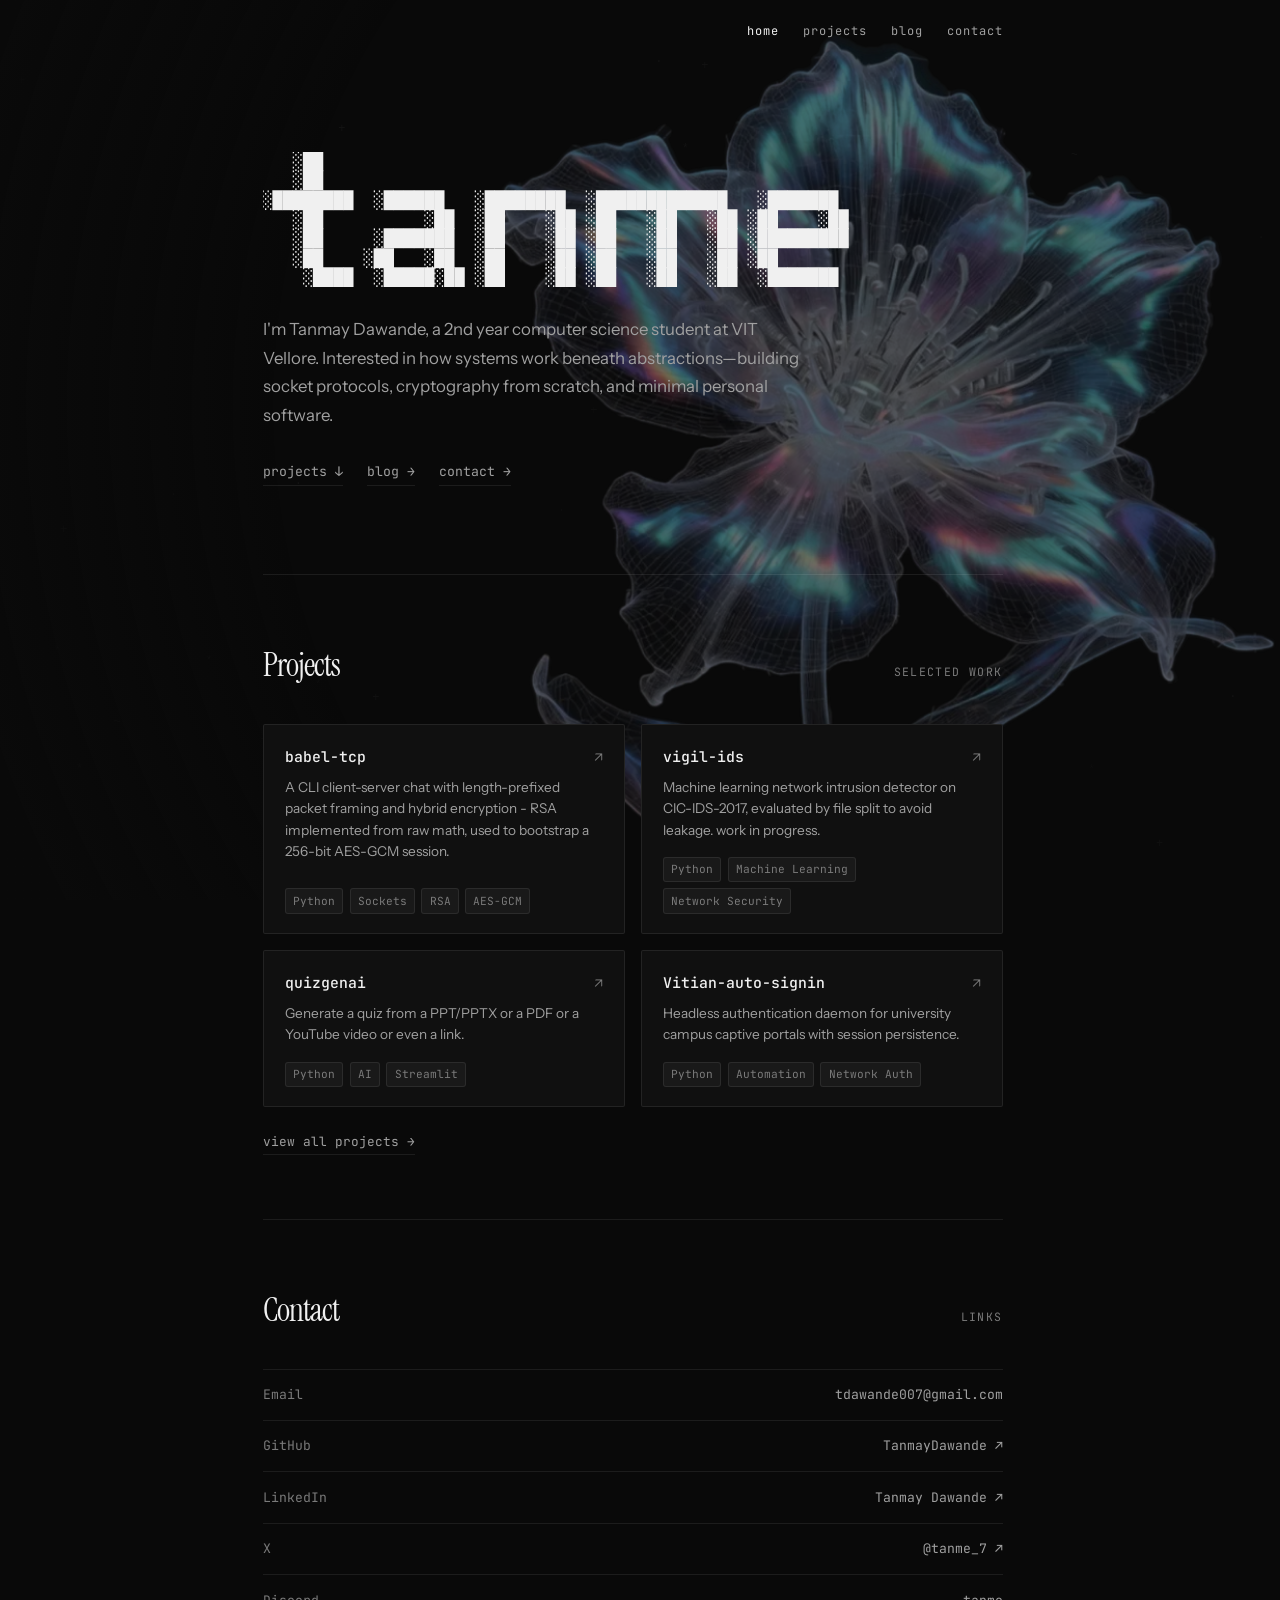
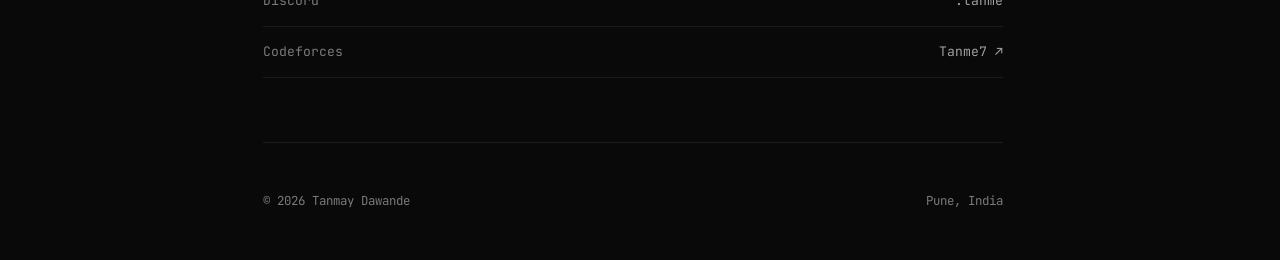
<file: index.html>
<!doctype html>
<html lang="en">
  <head>
    <meta charset="UTF-8" />
    <meta name="viewport" content="width=device-width, initial-scale=1.0" />
    <meta name="description" content="Portfolio of Tanmay Dawande: Low-level systems, sockets, cryptography, and personal tools." />
    <title>Tanmay Dawande</title>
    <link rel="icon" href="data:," />
    <link rel="preconnect" href="https://fonts.googleapis.com" />
    <link rel="preconnect" href="https://fonts.gstatic.com" crossorigin />
    <link rel="stylesheet" href="css/styles.css" />
  </head>
  <body>
    <div class="flower" aria-hidden="true"><div class="flower__drift"><img class="flower__img" src="assets/flower.webp" alt="" width="888" height="1180" decoding="async"></div></div>
    <div class="page-wrapper">
      <header class="site-header">
      <nav class="nav container" aria-label="Main navigation">
        <ul class="nav-links">
          <li><a href="index.html" aria-current="page">home</a></li>
          <li><a href="projects.html">projects</a></li>
          <li><a href="blog.html">blog</a></li>
          <li><a href="#contact">contact</a></li>
        </ul>
      </nav>
    </header>

    <main class="container">
      <section class="hero" id="top">
        <pre id="hero-title" aria-label="Tanmay Dawande">   ░██
   ░██
░████████  ░██████   ░████████  ░█████████████   ░███████
   ░██          ░██  ░██    ░██ ░██   ░██   ░██ ░██    ░██
   ░██     ░███████  ░██    ░██ ░██   ░██   ░██ ░█████████
   ░██    ░██   ░██  ░██    ░██ ░██   ░██   ░██ ░██
    ░████  ░█████░██ ░██    ░██ ░██   ░██   ░██  ░███████</pre>
        <p class="hero-bio">
          I'm Tanmay Dawande, a 2nd year computer science student at VIT Vellore. Interested in how systems work beneath abstractions—building socket protocols, cryptography from scratch, and minimal personal software.
        </p>
        <div class="hero-links">
          <a href="#projects">projects ↓</a>
          <a href="blog.html">blog →</a>
          <a href="#contact">contact →</a>
        </div>
      </section>

      <section id="projects" class="section">
        <div class="section-heading">
          <h2>Projects</h2>
          <span class="section-sub">selected work</span>
        </div>

        <div id="project-grid" class="project-grid" data-limit="4" aria-live="polite"></div>

        <div>
          <a class="section-footer-link" href="projects.html">view all projects →</a>
        </div>
      </section>

      <section id="contact" class="section">
        <div class="section-heading">
          <h2>Contact</h2>
          <span class="section-sub">links</span>
        </div>

        <ul class="contact-list">
          <li class="contact-row">
            <span class="contact-label">Email</span>
            <a class="contact-link" href="mailto:tdawande007@gmail.com">tdawande007@gmail.com</a>
          </li>
          <li class="contact-row">
            <span class="contact-label">GitHub</span>
            <a class="contact-link" href="https://github.com/TanmayDawande" target="_blank" rel="noopener noreferrer">TanmayDawande ↗</a>
          </li>
          <li class="contact-row">
            <span class="contact-label">LinkedIn</span>
            <a class="contact-link" href="https://linkedin.com/in/tanmay-dawande-601378376/" target="_blank" rel="noopener noreferrer">Tanmay Dawande ↗</a>
          </li>
          <li class="contact-row">
            <span class="contact-label">X</span>
            <a class="contact-link" href="https://x.com/tanme_7" target="_blank" rel="noopener noreferrer">@tanme_7 ↗</a>
          </li>
          <li class="contact-row">
            <span class="contact-label">Discord</span>
            <span class="contact-link">.tanme</span>
          </li>
          <li class="contact-row">
            <span class="contact-label">Codeforces</span>
            <a class="contact-link" href="https://codeforces.com/profile/Tanme7" target="_blank" rel="noopener noreferrer">Tanme7 ↗</a>
          </li>
        </ul>
      </section>
    </main>

    <footer class="container site-footer">
      <span>© <span id="year"></span> Tanmay Dawande</span>
      <span>Pune, India</span>
    </footer>
  </div>

  <script src="js/script.js"></script>
  <script>
    (function () {
      if (window.matchMedia && window.matchMedia('(prefers-reduced-motion: reduce)').matches) return;
      var drift = document.querySelector('.flower__drift');
      if (!drift) return;
      var ticking = false;
      window.addEventListener('scroll', function () {
        if (!ticking) {
          window.requestAnimationFrame(function () {
            drift.style.setProperty('--py', (window.scrollY * -0.12).toFixed(2) + 'px');
            ticking = false;
          });
          ticking = true;
        }
      }, { passive: true });
    })();
  </script>
</body>
</html>
</file>
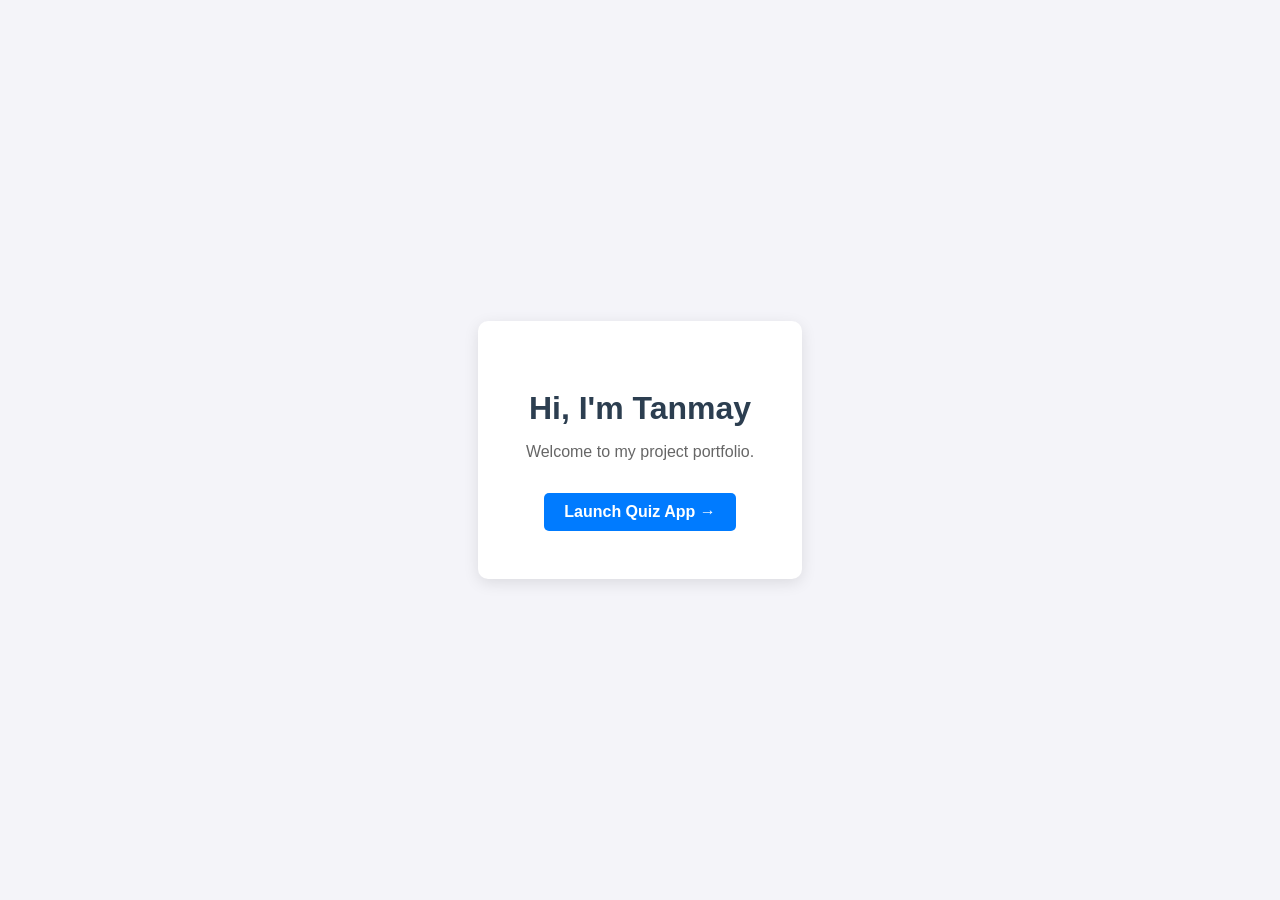
<file: root/index.html>
<!DOCTYPE html>
<html lang="en">
<head>
    <meta charset="UTF-8">
    <meta name="viewport" content="width=device-width, initial-scale=1.0">
    <title>Tanmay | Developer Portfolio</title>
    <style>
        body { font-family: sans-serif; margin: 0; padding: 0; background: #f4f4f9; color: #333; display: flex; justify-content: center; align-items: center; height: 100vh; }
        .container { text-align: center; background: white; padding: 3rem; border-radius: 10px; box-shadow: 0 4px 15px rgba(0,0,0,0.1); }
        h1 { margin-bottom: 0.5rem; color: #2c3e50; }
        p { color: #666; margin-bottom: 2rem; }
        .btn { display: inline-block; padding: 10px 20px; background: #007bff; color: white; text-decoration: none; border-radius: 5px; font-weight: bold; transition: background 0.3s; }
        .btn:hover { background: #0056b3; }
    </style>
</head>
<body>
    <div class="container">
        <h1>Hi, I'm Tanmay</h1>
        <p>Welcome to my project portfolio.</p>
        
        <a href="/quiz-gen-ai" class="btn">Launch Quiz App &rarr;</a>
    </div>
</body>
</html>
</file>
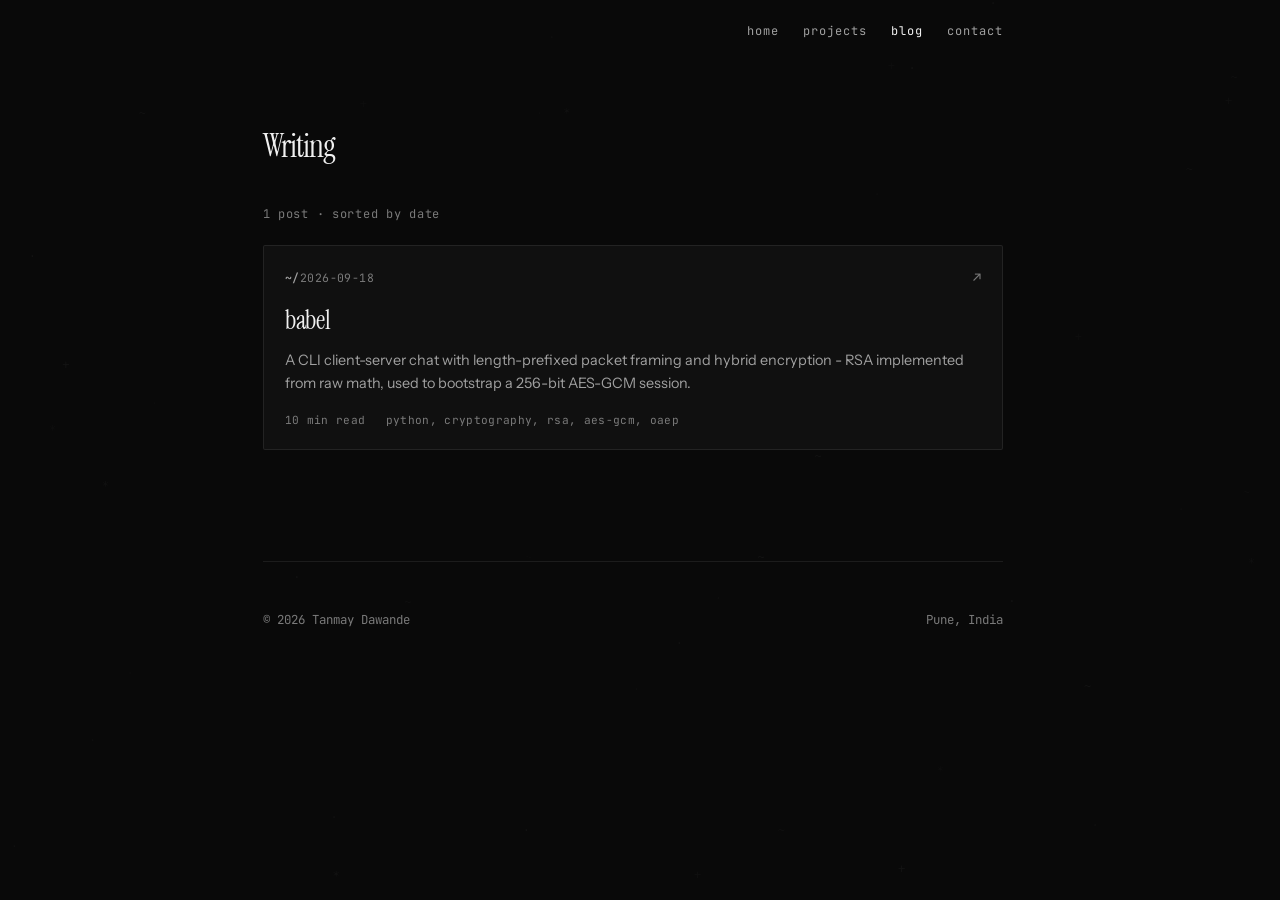
<file: blog.html>
<!doctype html>
<html lang="en">
  <head>
    <meta charset="UTF-8" />
    <meta name="viewport" content="width=device-width, initial-scale=1.0" />
    <meta name="description" content="Notes and write-ups by Tanmay Dawande." />
    <title>Blog — Tanmay Dawande</title>
    <link rel="icon" href="data:," />
    <link rel="preconnect" href="https://fonts.googleapis.com" />
    <link rel="preconnect" href="https://fonts.gstatic.com" crossorigin />
    <link rel="stylesheet" href="css/styles.css" />
    <link rel="alternate" type="application/rss+xml" title="Tanmay Dawande - Blog" href="feed.xml" />
  </head>
  <body>
    <header class="site-header">
      <nav class="nav container" aria-label="Main navigation">
        <ul class="nav-links">
          <li><a href="index.html">home</a></li>
          <li><a href="projects.html">projects</a></li>
          <li><a href="blog.html" aria-current="page">blog</a></li>
          <li><a href="index.html#contact">contact</a></li>
        </ul>
      </nav>
    </header>

    <main class="container page-main">
      <section style="padding-bottom: 2rem;">
        <div class="section-heading">
          <h2>Writing</h2>
        </div>
        <p class="meta">1 post · sorted by date</p>
    <div class="project-grid blog-grid">
    <a class="project-card post-card" href="blog/2026-09-18-babel-tcp.html">
      <div class="card-bar"><span><b>~/</b>2026-09-18</span><span class="arrow">↗</span></div>
      <div class="card-body">
        <h3>babel</h3>
        <p>A CLI client-server chat with length-prefixed packet framing and hybrid encryption - RSA implemented from raw math, used to bootstrap a 256-bit AES-GCM session.</p>
        <div class="card-meta">
          <span>10 min read</span>
          <span>python, cryptography, rsa, aes-gcm, oaep</span>
        </div>
      </div>
    </a>
    </div>
      </section>
    </main>

    <footer class="container site-footer">
      <span>© <span id="year"></span> Tanmay Dawande</span>
      <span>Pune, India</span>
    </footer>

    <script src="js/script.js"></script>
  </body>
</html>
</file>
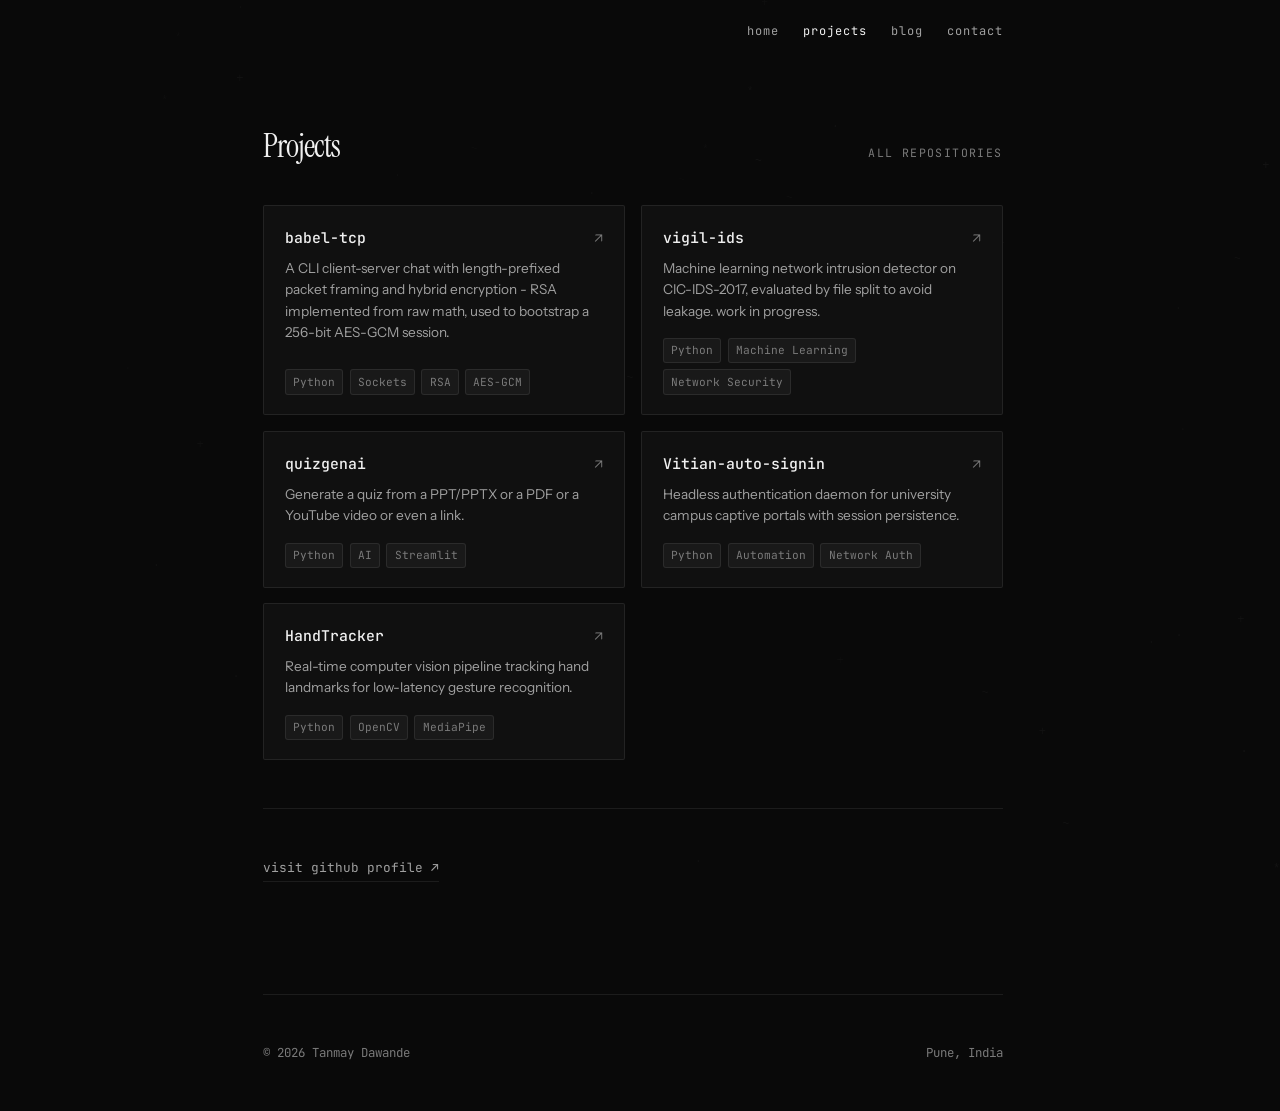
<file: projects.html>
<!doctype html>
<html lang="en">
  <head>
    <meta charset="UTF-8" />
    <meta name="viewport" content="width=device-width, initial-scale=1.0" />
    <meta name="description" content="Projects by Tanmay Dawande: sockets, cryptography, network inspection, and personal tools." />
    <title>Projects — Tanmay Dawande</title>
    <link rel="icon" href="data:," />
    <link rel="preconnect" href="https://fonts.googleapis.com" />
    <link rel="preconnect" href="https://fonts.gstatic.com" crossorigin />
    <link rel="stylesheet" href="css/styles.css" />
  </head>
  <body>
    <header class="site-header">
      <nav class="nav container" aria-label="Main navigation">
        <ul class="nav-links">
          <li><a href="index.html">home</a></li>
          <li><a href="projects.html" aria-current="page">projects</a></li>
          <li><a href="blog.html">blog</a></li>
          <li><a href="index.html#contact">contact</a></li>
        </ul>
      </nav>
    </header>

    <main class="container page-main">
      <section style="padding-bottom: 2rem;">
        <div class="section-heading">
          <h2>Projects</h2>
          <span class="section-sub">all repositories</span>
        </div>

        <div id="project-grid" class="project-grid" aria-live="polite"></div>

        <div style="margin-top: 3rem; padding-top: 1.5rem; border-top: 1px solid var(--border);">
          <a class="section-footer-link" href="https://github.com/TanmayDawande" target="_blank" rel="noopener noreferrer">
            visit github profile ↗
          </a>
        </div>
      </section>
    </main>

    <footer class="container site-footer">
      <span>© <span id="year"></span> Tanmay Dawande</span>
      <span>Pune, India</span>
    </footer>

    <script src="js/script.js"></script>
  </body>
</html>
</file>
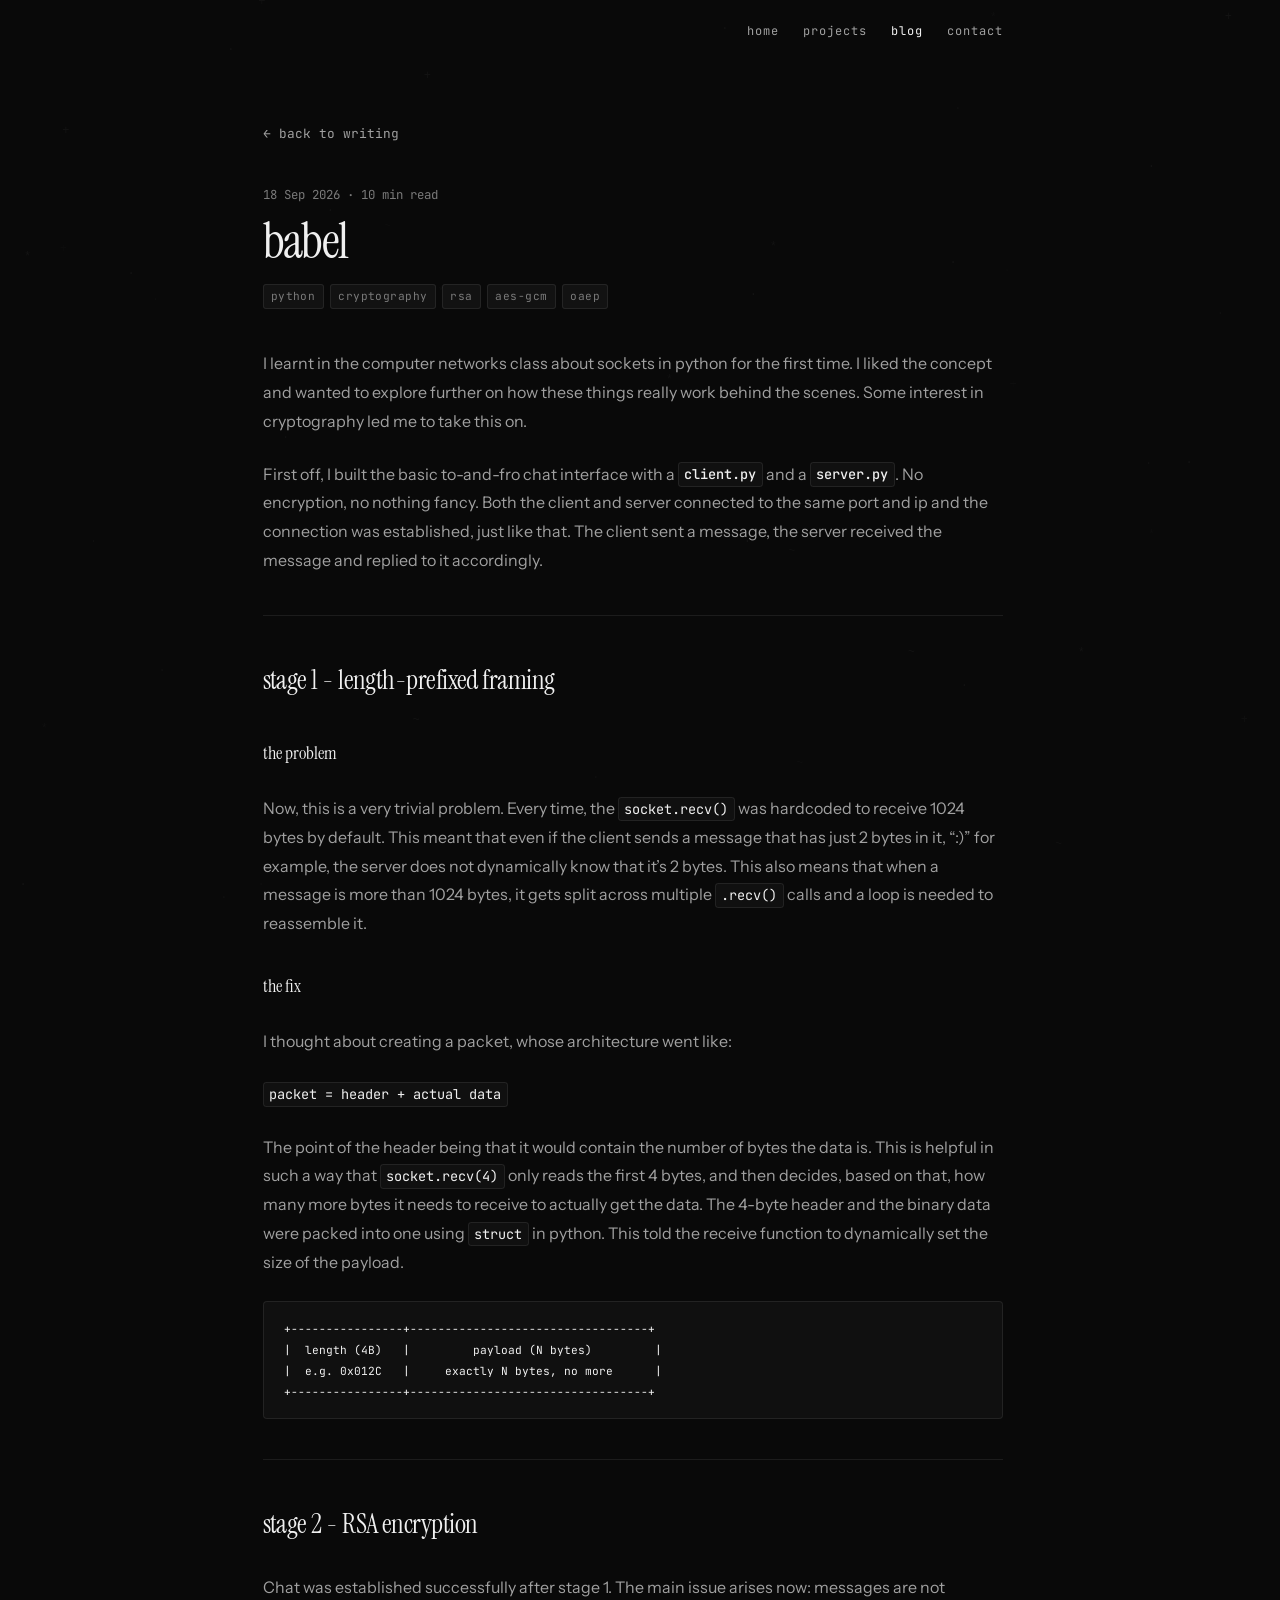
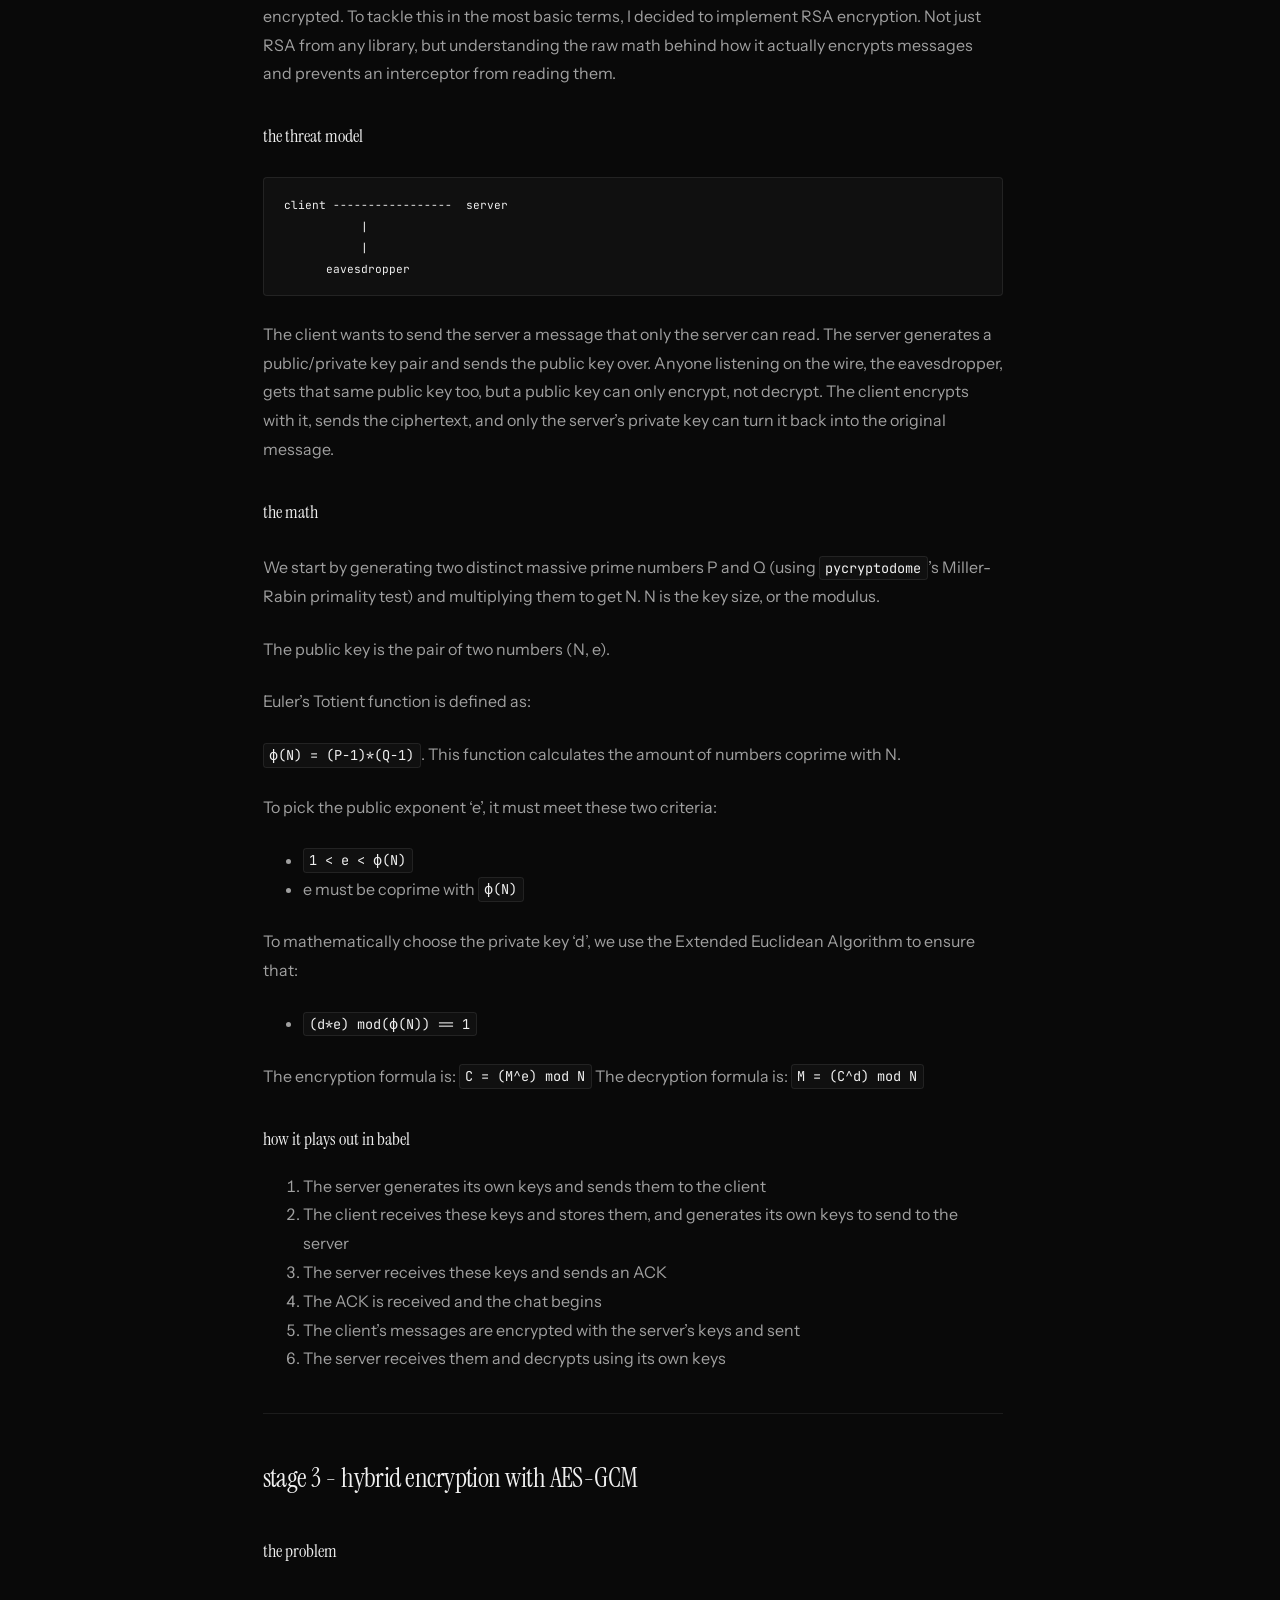
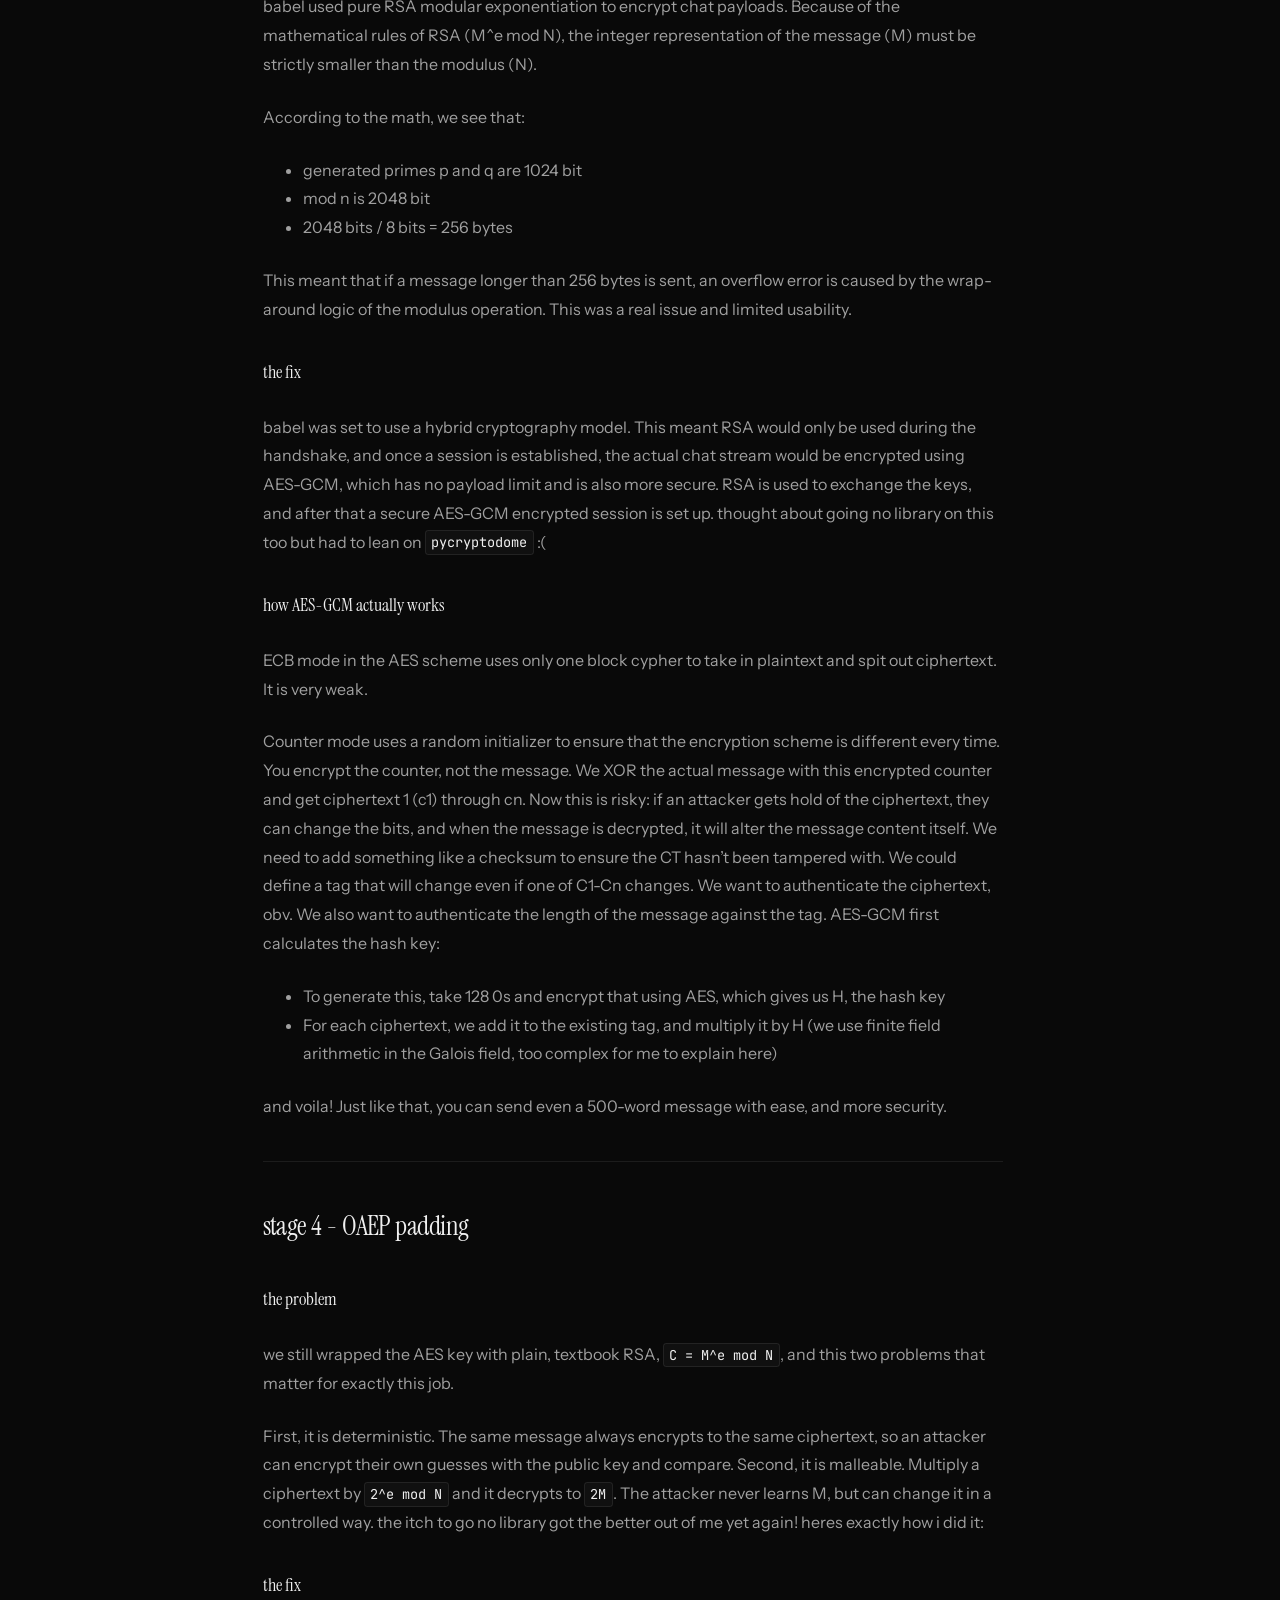
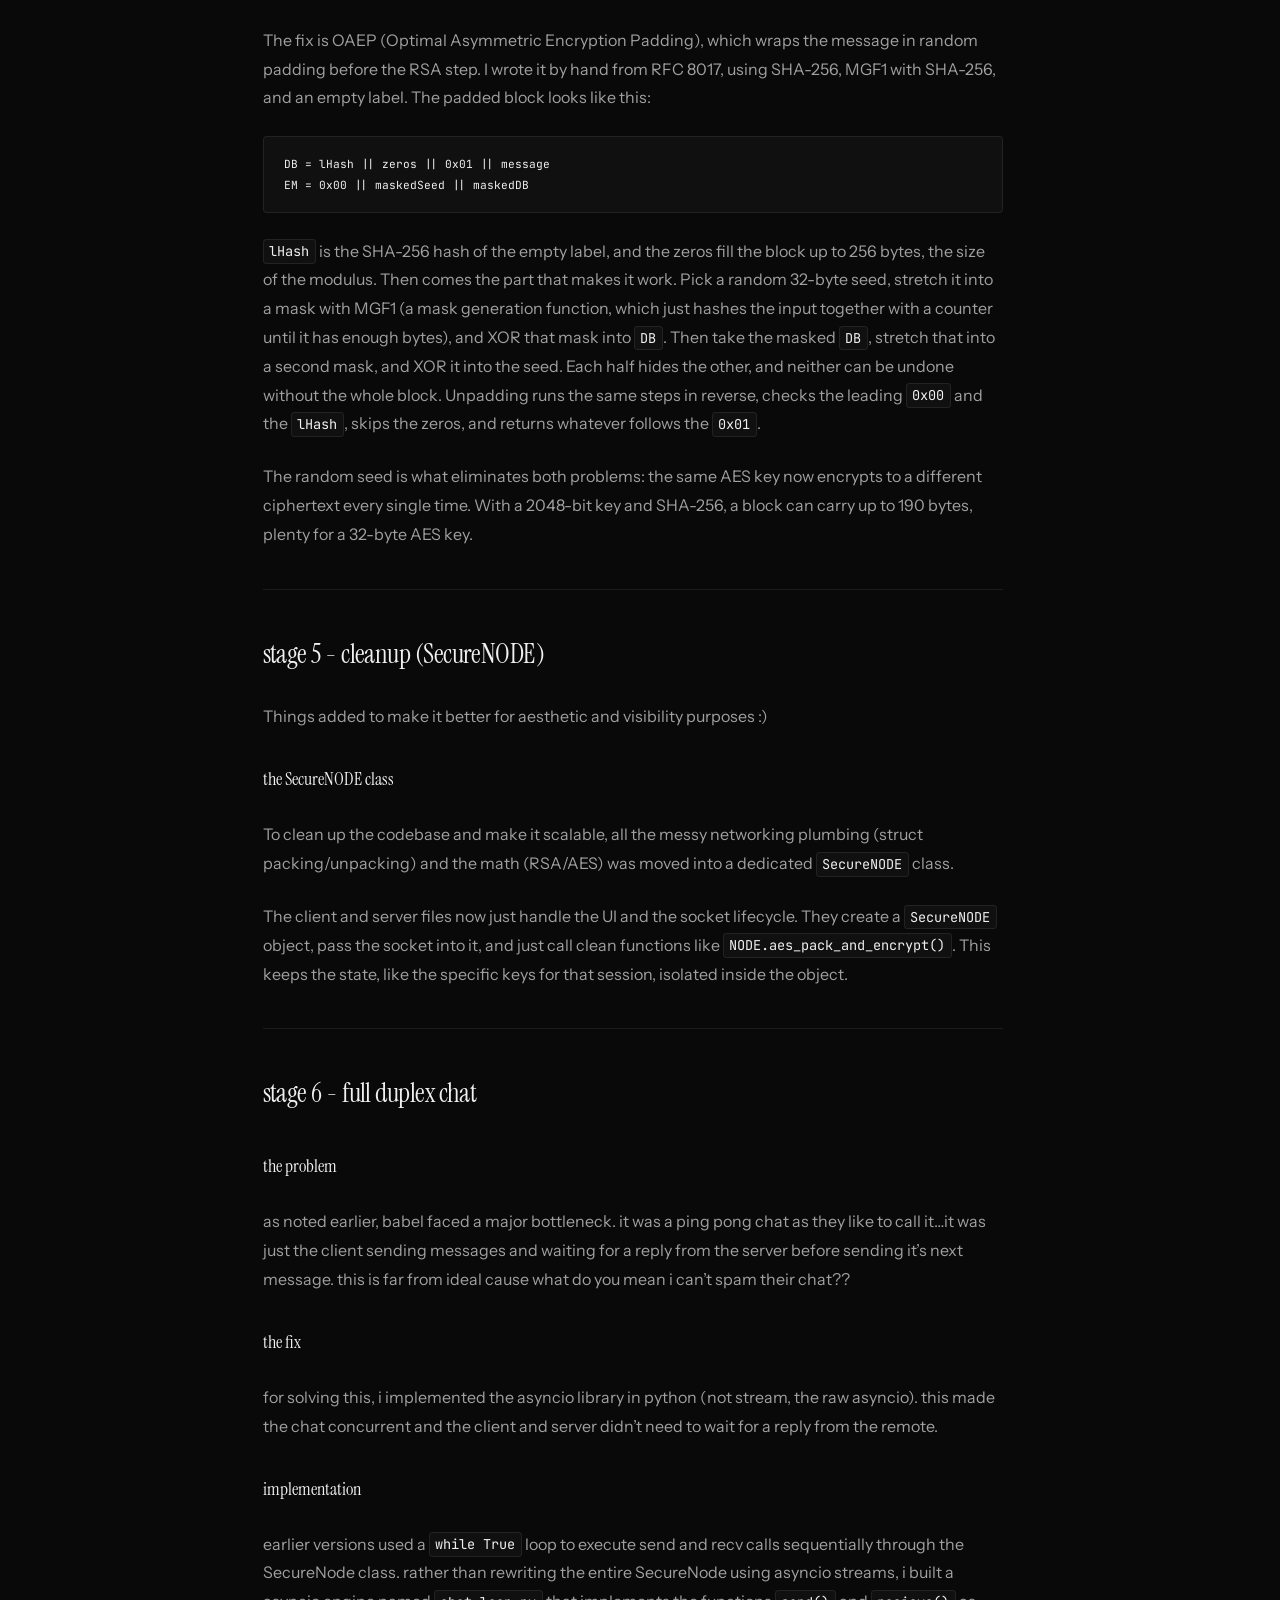
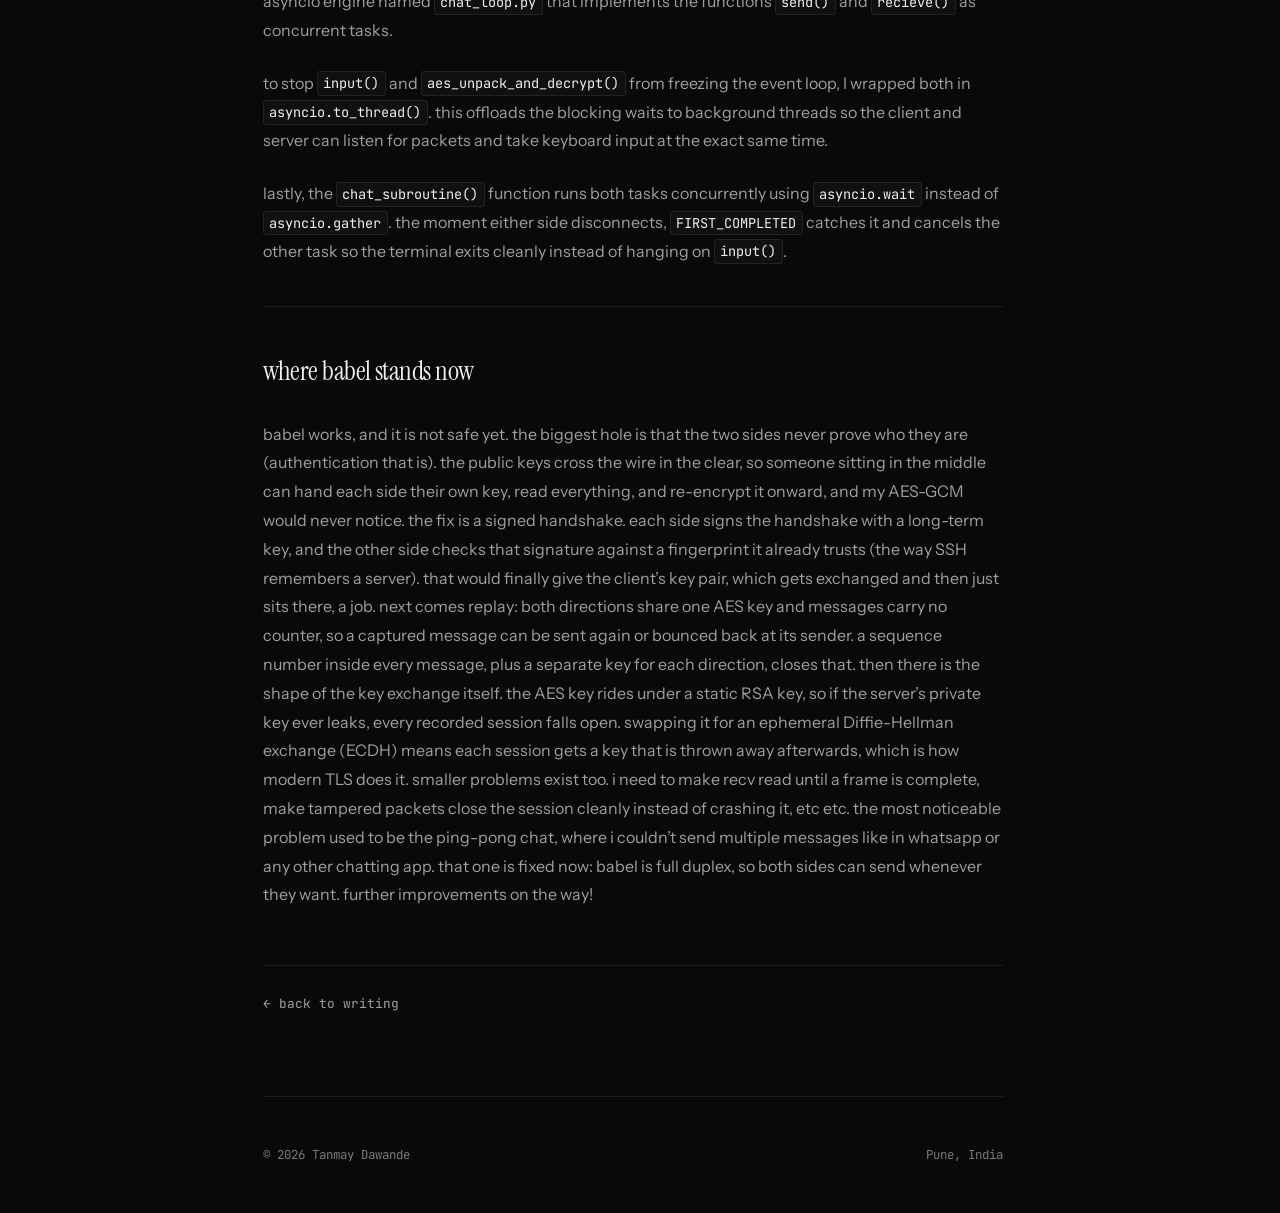
<file: blog/2026-09-18-babel-tcp.html>
<!doctype html>
<html lang="en">
  <head>
    <meta charset="UTF-8" />
    <meta name="viewport" content="width=device-width, initial-scale=1.0" />
    <meta name="description" content="A CLI client-server chat with length-prefixed packet framing and hybrid encryption - RSA implemented from raw math, used to bootstrap a 256-bit AES-GCM session." />
    <meta property="og:title" content="babel — Tanmay Dawande" />
    <meta property="og:description" content="A CLI client-server chat with length-prefixed packet framing and hybrid encryption - RSA implemented from raw math, used to bootstrap a 256-bit AES-GCM session." />
    <meta property="og:type" content="article" />
    <meta property="og:url" content="https://tanmaydawande.github.io/blog/2026-09-18-babel-tcp.html" />
    <meta name="twitter:card" content="summary" />
    <title>babel — Tanmay Dawande</title>
    <link rel="icon" href="data:," />
    <link rel="preconnect" href="https://fonts.googleapis.com" />
    <link rel="preconnect" href="https://fonts.gstatic.com" crossorigin />
    <link rel="stylesheet" href="../css/styles.css" />
    <link rel="stylesheet" href="../css/code.css" />
    <link rel="alternate" type="application/rss+xml" title="Tanmay Dawande - Blog" href="../feed.xml" />
  </head>
  <body>
    <header class="site-header">
      <nav class="nav container" aria-label="Main navigation">
        <ul class="nav-links">
          <li><a href="../index.html">home</a></li>
          <li><a href="../projects.html">projects</a></li>
          <li><a href="../blog.html" aria-current="page">blog</a></li>
          <li><a href="../index.html#contact">contact</a></li>
        </ul>
      </nav>
    </header>

    <main class="container page-main">
      <article>
        <a class="back-link" href="../blog.html">← back to writing</a>

        <header class="post-header">
          <p class="post-date">18 Sep 2026 · 10 min read</p>
          <h1 class="post-title">babel</h1>
          <div class="post-tags"><span class="post-tag">python</span><span class="post-tag">cryptography</span><span class="post-tag">rsa</span><span class="post-tag">aes-gcm</span><span class="post-tag">oaep</span></div>
        </header>

        <div class="prose">
          <p>I learnt in the computer networks class about sockets in python for the first time. I liked the concept and wanted to explore further on how these things really work behind the scenes. Some interest in cryptography led me to take this on.</p>
<p>First off, I built the basic to-and-fro chat interface with a <strong><code>client.py</code></strong> and a <strong><code>server.py</code></strong>. No encryption, no nothing fancy. Both the client and server connected to the same port and ip and the connection was established, just like that. The client sent a message, the server received the message and replied to it accordingly.</p>
<hr />
<h2 id="stage-1-length-prefixed-framing">stage 1 - length-prefixed framing</h2>
<h3 id="the-problem">the problem</h3>
<p>Now, this is a very trivial problem. Every time, the <code>socket.recv()</code> was hardcoded to receive 1024 bytes by default. This meant that even if the client sends a message that has just 2 bytes in it, &ldquo;:)&rdquo; for example, the server does not dynamically know that it&rsquo;s 2 bytes. This also means that when a message is more than 1024 bytes, it gets split across multiple <code>.recv()</code> calls and a loop is needed to reassemble it.</p>
<h3 id="the-fix">the fix</h3>
<p>I thought about creating a packet, whose architecture went like:</p>
<p><code>packet = header + actual data</code></p>
<p>The point of the header being that it would contain the number of bytes the data is. This is helpful in such a way that <code>socket.recv(4)</code> only reads the first 4 bytes, and then decides, based on that, how many more bytes it needs to receive to actually get the data. The 4-byte header and the binary data were packed into one using <code>struct</code> in python. This told the receive function to dynamically set the size of the payload.</p>
<div class="codehilite"><pre><span></span><code>+----------------+----------------------------------+
|  length (4B)   |         payload (N bytes)         |
|  e.g. 0x012C   |     exactly N bytes, no more      |
+----------------+----------------------------------+
</code></pre></div>

<hr />
<h2 id="stage-2-rsa-encryption">stage 2 - RSA encryption</h2>
<p>Chat was established successfully after stage 1. The main issue arises now: messages are not encrypted. To tackle this in the most basic terms, I decided to implement RSA encryption. Not just RSA from any library, but understanding the raw math behind how it actually encrypts messages and prevents an interceptor from reading them.</p>
<h3 id="the-threat-model">the threat model</h3>
<div class="codehilite"><pre><span></span><code>client -----------------  server
           |
           |
      eavesdropper
</code></pre></div>

<p>The client wants to send the server a message that only the server can read. The server generates a public/private key pair and sends the public key over. Anyone listening on the wire, the eavesdropper, gets that same public key too, but a public key can only encrypt, not decrypt. The client encrypts with it, sends the ciphertext, and only the server&rsquo;s private key can turn it back into the original message.</p>
<h3 id="the-math">the math</h3>
<p>We start by generating two distinct massive prime numbers P and Q (using <code>pycryptodome</code>&rsquo;s Miller-Rabin primality test) and multiplying them to get N. N is the key size, or the modulus.</p>
<p>The public key is the pair of two numbers (N, e).</p>
<p>Euler&rsquo;s Totient function is defined as:</p>
<p><code>ϕ(N) = (P-1)*(Q-1)</code>. This function calculates the amount of numbers coprime with N.</p>
<p>To pick the public exponent &lsquo;e&rsquo;, it must meet these two criteria:</p>
<ul>
<li><code>1 &lt; e &lt; ϕ(N)</code></li>
<li>e must be coprime with <code>ϕ(N)</code></li>
</ul>
<p>To mathematically choose the private key &lsquo;d&rsquo;, we use the Extended Euclidean Algorithm to ensure that:</p>
<ul>
<li><code>(d*e) mod(ϕ(N)) == 1</code></li>
</ul>
<p>The encryption formula is: <code>C = (M^e) mod N</code>
The decryption formula is: <code>M = (C^d) mod N</code></p>
<h3 id="how-it-plays-out-in-babel">how it plays out in babel</h3>
<ol>
<li>The server generates its own keys and sends them to the client</li>
<li>The client receives these keys and stores them, and generates its own keys to send to the server</li>
<li>The server receives these keys and sends an ACK</li>
<li>The ACK is received and the chat begins</li>
<li>The client&rsquo;s messages are encrypted with the server&rsquo;s keys and sent</li>
<li>The server receives them and decrypts using its own keys</li>
</ol>
<hr />
<h2 id="stage-3-hybrid-encryption-with-aes-gcm">stage 3 - hybrid encryption with AES-GCM</h2>
<h3 id="the-problem_1">the problem</h3>
<p>babel used pure RSA modular exponentiation to encrypt chat payloads. Because of the mathematical rules of RSA (M^e mod N), the integer representation of the message (M) must be strictly smaller than the modulus (N).</p>
<p>According to the math, we see that:</p>
<ul>
<li>generated primes p and q are 1024 bit</li>
<li>mod n is 2048 bit</li>
<li>2048 bits / 8 bits = 256 bytes</li>
</ul>
<p>This meant that if a message longer than 256 bytes is sent, an overflow error is caused by the wrap-around logic of the modulus operation. This was a real issue and limited usability.</p>
<h3 id="the-fix_1">the fix</h3>
<p>babel was set to use a hybrid cryptography model. This meant RSA would only be used during the handshake, and once a session is established, the actual chat stream would be encrypted using AES-GCM, which has no payload limit and is also more secure. RSA is used to exchange the keys, and after that a secure AES-GCM encrypted session is set up. thought about going no library on this too but had to lean on <code>pycryptodome</code> :(</p>
<h3 id="how-aes-gcm-actually-works">how AES-GCM actually works</h3>
<p>ECB mode in the AES scheme uses only one block cypher to take in plaintext and spit out ciphertext. It is very weak.</p>
<p>Counter mode uses a random initializer to ensure that the encryption scheme is different every time. You encrypt the counter, not the message. We XOR the actual message with this encrypted counter and get ciphertext 1 (c1) through cn. Now this is risky: if an attacker gets hold of the ciphertext, they can change the bits, and when the message is decrypted, it will alter the message content itself. We need to add something like a checksum to ensure the CT hasn&rsquo;t been tampered with. We could define a tag that will change even if one of C1-Cn changes. We want to authenticate the ciphertext, obv. We also want to authenticate the length of the message against the tag. AES-GCM first calculates the hash key:</p>
<ul>
<li>To generate this, take 128 0s and encrypt that using AES, which gives us H, the hash key</li>
<li>For each ciphertext, we add it to the existing tag, and multiply it by H (we use finite field arithmetic in the Galois field, too complex for me to explain here)</li>
</ul>
<p>and voila! Just like that, you can send even a 500-word message with ease, and more security.</p>
<hr />
<h2 id="stage-4-oaep-padding">stage 4 - OAEP padding</h2>
<h3 id="the-problem_2">the problem</h3>
<p>we still wrapped the AES key with plain, textbook RSA, <code>C = M^e mod N</code>, and this two problems that matter for exactly this job.</p>
<p>First, it is deterministic. The same message always encrypts to the same ciphertext, so an attacker can encrypt their own guesses with the public key and compare. Second, it is malleable. Multiply a ciphertext by <code>2^e mod N</code> and it decrypts to <code>2M</code>. The attacker never learns M, but can change it in a controlled way. the itch to go no library got the better out of me yet again! heres exactly how i did it:</p>
<h3 id="the-fix_2">the fix</h3>
<p>The fix is OAEP (Optimal Asymmetric Encryption Padding), which wraps the message in random padding before the RSA step. I wrote it by hand from RFC 8017, using SHA-256, MGF1 with SHA-256, and an empty label. The padded block looks like this:</p>
<div class="codehilite"><pre><span></span><code>DB = lHash || zeros || 0x01 || message
EM = 0x00 || maskedSeed || maskedDB
</code></pre></div>

<p><code>lHash</code> is the SHA-256 hash of the empty label, and the zeros fill the block up to 256 bytes, the size of the modulus. Then comes the part that makes it work. Pick a random 32-byte seed, stretch it into a mask with MGF1 (a mask generation function, which just hashes the input together with a counter until it has enough bytes), and XOR that mask into <code>DB</code>. Then take the masked <code>DB</code>, stretch that into a second mask, and XOR it into the seed. Each half hides the other, and neither can be undone without the whole block. Unpadding runs the same steps in reverse, checks the leading <code>0x00</code> and the <code>lHash</code>, skips the zeros, and returns whatever follows the <code>0x01</code>.</p>
<p>The random seed is what eliminates both problems: the same AES key now encrypts to a different ciphertext every single time. With a 2048-bit key and SHA-256, a block can carry up to 190 bytes, plenty for a 32-byte AES key.</p>
<hr />
<h2 id="stage-5-cleanup-securenode">stage 5 - cleanup (SecureNODE)</h2>
<p>Things added to make it better for aesthetic and visibility purposes :)</p>
<h3 id="the-securenode-class">the SecureNODE class</h3>
<p>To clean up the codebase and make it scalable, all the messy networking plumbing (struct packing/unpacking) and the math (RSA/AES) was moved into a dedicated <code>SecureNODE</code> class.</p>
<p>The client and server files now just handle the UI and the socket lifecycle. They create a <code>SecureNODE</code> object, pass the socket into it, and just call clean functions like <code>NODE.aes_pack_and_encrypt()</code>. This keeps the state, like the specific keys for that session, isolated inside the object.</p>
<hr />
<h2 id="stage-6-full-duplex-chat">stage 6 - full duplex chat</h2>
<h3 id="the-problem_3">the problem</h3>
<p>as noted earlier, babel faced a major bottleneck. it was a ping pong chat as they like to call it&hellip;it was just the client sending messages and waiting for a reply from the server before sending it&rsquo;s next message. this is far from ideal cause what do you mean i can&rsquo;t spam their chat??</p>
<h3 id="the-fix_3">the fix</h3>
<p>for solving this, i implemented the asyncio library in python (not stream, the raw asyncio). this made the chat concurrent and the client and server didn&rsquo;t need to wait for a reply from the remote.</p>
<h3 id="implementation">implementation</h3>
<p>earlier versions used a <code>while True</code> loop to execute send and recv calls sequentially through the SecureNode class. rather than rewriting the entire SecureNode using asyncio streams, i built a asyncio engine named <code>chat_loop.py</code> that implements the functions <code>send()</code> and <code>recieve()</code> as concurrent tasks.</p>
<p>to stop <code>input()</code> and <code>aes_unpack_and_decrypt()</code> from freezing the event loop, I wrapped both in <code>asyncio.to_thread()</code>. this offloads the blocking waits to background threads so the client and server can listen for packets and take keyboard input at the exact same time.</p>
<p>lastly, the <code>chat_subroutine()</code> function runs both tasks concurrently using <code>asyncio.wait</code> instead of <code>asyncio.gather</code>. the moment either side disconnects, <code>FIRST_COMPLETED</code> catches it and cancels the other task so the terminal exits cleanly instead of hanging on <code>input()</code>.</p>
<hr />
<h2 id="where-babel-stands-now">where babel stands now</h2>
<p>babel works, and it is not safe yet. the biggest hole is that the two sides never prove who they are (authentication that is). the public keys cross the wire in the clear, so someone sitting in the middle can hand each side their own key, read everything, and re-encrypt it onward, and my AES-GCM would never notice. the fix is a signed handshake. each side signs the handshake with a long-term key, and the other side checks that signature against a fingerprint it already trusts (the way SSH remembers a server). that would finally give the client’s key pair, which gets exchanged and then just sits there, a job. next comes replay: both directions share one AES key and messages carry no counter, so a captured message can be sent again or bounced back at its sender. a sequence number inside every message, plus a separate key for each direction, closes that. then there is the shape of the key exchange itself. the AES key rides under a static RSA key, so if the server’s private key ever leaks, every recorded session falls open. swapping it for an ephemeral Diffie-Hellman exchange (ECDH) means each session gets a key that is thrown away afterwards, which is how modern TLS does it. smaller problems exist too. i need to make recv read until a frame is complete, make tampered packets close the session cleanly instead of crashing it, etc etc. the most noticeable problem used to be the ping-pong chat, where i couldn’t send multiple messages like in whatsapp or any other chatting app. that one is fixed now: babel is full duplex, so both sides can send whenever they want. further improvements on the way!</p>
        </div>

        <div style="margin-top: 3.5rem; padding-top: 1.5rem; border-top: 1px solid var(--border);">
          <a class="back-link" href="../blog.html" style="margin-bottom: 0;">← back to writing</a>
        </div>
      </article>
    </main>

    <footer class="container site-footer">
      <span>© <span id="year"></span> Tanmay Dawande</span>
      <span>Pune, India</span>
    </footer>

    <script src="../js/script.js"></script>
  </body>
</html>
</file>
<file: css/styles.css>
@import url("https://fonts.googleapis.com/css2?family=Instrument+Sans:ital,wght@0,400;0,500;0,600;1,400&family=Instrument+Serif:ital@0;1&family=JetBrains+Mono:wght@400;500&display=swap");

:root {
  color-scheme: dark;

  /* Flower Settings */
  --flower-opacity: 0.42;
  --flower-height: 118vh;

  /* Pure Grayscale Palette */
  --bg: #090909;
  --surface: #101010;
  --surface-hover: #151515;
  --surface-active: #1a1a1a;

  --border: rgba(255, 255, 255, 0.08);
  --border-hover: rgba(255, 255, 255, 0.18);
  --border-strong: rgba(255, 255, 255, 0.28);

  --text-primary: #f0f0f0;
  --text-secondary: #a0a0a0;
  --text-muted: #7a7a7a;
  --text-faint: #444444;

  /* Typography */
  --font-serif: "Instrument Serif", Georgia, serif;
  --font-sans: "Instrument Sans", -apple-system, BlinkMacSystemFont, "Segoe UI", sans-serif;
  --font-mono: "JetBrains Mono", ui-monospace, monospace;

  --container: 740px;
}

*, *::before, *::after {
  box-sizing: border-box;
}

html {
  background-color: var(--bg);
  scroll-behavior: smooth;
  scrollbar-gutter: stable;
  -webkit-font-smoothing: antialiased;
  -moz-osx-font-smoothing: grayscale;
}

body {
  margin: 0;
  background-color: var(--bg);
  color: var(--text-primary);
  font-family: var(--font-sans);
  font-size: 0.975rem;
  line-height: 1.65;
}

::selection {
  background: #242424;
  color: #ffffff;
}

a {
  color: inherit;
  text-decoration: none;
  transition: color 0.15s ease, border-color 0.15s ease;
}

a:hover {
  color: #ffffff;
}

a:focus-visible {
  outline: 1px solid var(--text-primary);
  outline-offset: 4px;
}

.container {
  width: min(100% - 2.5rem, var(--container));
  margin-inline: auto;
}

/* Flower Background */
.flower {
  position: fixed;
  inset: 0;
  overflow: hidden;
  z-index: 0;
  pointer-events: none;
}

.flower__drift {
  position: absolute;
  inset: 0;
  transform: translate3d(0, var(--py, 0px), 0);
  will-change: transform;
}

.flower__img {
  position: absolute;
  top: 62%;
  right: 0vw;
  height: var(--flower-height, 118vh);
  width: auto;
  max-width: none;
  translate: 0 -50%;
  opacity: var(--flower-opacity, 0.42);
  mix-blend-mode: screen;
  -webkit-mask-image: linear-gradient(to bottom, black 0%, black 98%, transparent 100%);
  mask-image: linear-gradient(to bottom, black 0%, black 98%, transparent 100%);
}

.flower::after {
  content: "";
  position: absolute;
  inset: 0;
  pointer-events: none;
  background: radial-gradient(circle at calc(100% - 22vw) 45%, transparent 35%, transparent 65%, rgba(10, 10, 10, 0.9) 95%);
}

.page-wrapper {
  position: relative;
  z-index: 1;
}

/* Ambient Canvas */
#ascii-bg {
  position: fixed;
  top: 0;
  left: 0;
  width: 100vw;
  height: 100vh;
  pointer-events: none;
  z-index: 0;
  opacity: 0.15;
}

/* Header & Navigation */
.site-header,
main,
.site-footer {
  position: relative;
  z-index: 2;
}

.site-header {
  position: sticky;
  top: 0;
  z-index: 20;
  background: transparent;
  backdrop-filter: none;
  -webkit-backdrop-filter: none;
  border-bottom: none;
}

.nav {
  display: flex;
  align-items: center;
  justify-content: flex-end;
  gap: 1.5rem;
  min-height: 64px;
}

.nav-mark {
  font-family: var(--font-serif);
  font-style: italic;
  font-size: 1.35rem;
  letter-spacing: -0.03em;
  line-height: 1;
  color: var(--text-primary);
}

.nav-links {
  display: flex;
  gap: 1.5rem;
  padding: 0;
  margin: 0;
  margin-left: auto;
  list-style: none;
  font-family: var(--font-mono);
  font-size: 0.75rem;
  letter-spacing: 0.08em;
  text-transform: lowercase;
  color: var(--text-secondary);
}

.nav-links a:hover {
  color: var(--text-primary);
}

.nav-links a[aria-current="page"] {
  color: var(--text-primary);
  text-decoration: none;
}

/* Hero Section */
.hero {
  padding-top: 5.5rem;
  padding-bottom: 5.5rem;
}

.hero-kicker {
  margin: 0 0 1.25rem;
  font-family: var(--font-mono);
  font-size: 0.72rem;
  letter-spacing: 0.16em;
  text-transform: uppercase;
  color: var(--text-muted);
}

#hero-title {
  margin: 0 0 1.75rem;
  padding: 0;
  font-family: Consolas, "SF Mono", Menlo, Monaco, "DejaVu Sans Mono", "Courier New", monospace;
  font-size: clamp(0.48rem, 1.6vw, 1.05rem);
  line-height: 1.15;
  color: var(--text-primary);
  overflow: hidden;
  white-space: pre;
  letter-spacing: 0;
  text-rendering: geometricPrecision;
  scrollbar-width: none;
  -ms-overflow-style: none;
}

#hero-title::-webkit-scrollbar {
  display: none;
  width: 0;
  height: 0;
}

.hero-title {
  margin: 0;
  font-family: var(--font-serif);
  font-size: clamp(3.4rem, 9vw, 6rem);
  font-weight: 400;
  line-height: 0.9;
  letter-spacing: -0.035em;
  color: var(--text-primary);
}

.hero-title em {
  font-style: italic;
  font-weight: 400;
  color: #d4d4d4;
}

.hero-bio {
  max-width: 34rem;
  margin: 1.75rem 0 0;
  color: var(--text-secondary);
  font-size: 1.05rem;
  line-height: 1.7;
}

.hero-links {
  display: flex;
  gap: 1.5rem;
  margin-top: 2rem;
  font-family: var(--font-mono);
  font-size: 0.825rem;
  color: var(--text-secondary);
}

.hero-links a {
  border-bottom: 1px solid var(--border);
  padding-bottom: 2px;
}

.hero-links a:hover {
  color: var(--text-primary);
  border-bottom-color: var(--text-primary);
}

/* Section Common */
.section {
  padding: 4rem 0;
  border-top: 1px solid var(--border);
}

.section-heading {
  display: flex;
  align-items: baseline;
  justify-content: space-between;
  margin-bottom: 2rem;
}

.section-heading h2 {
  margin: 0;
  font-family: var(--font-serif);
  font-size: 2rem;
  font-weight: 400;
  letter-spacing: -0.03em;
  color: var(--text-primary);
}

.section-sub {
  font-family: var(--font-mono);
  font-size: 0.72rem;
  letter-spacing: 0.12em;
  text-transform: uppercase;
  color: var(--text-muted);
}

/* Projects Grid */
.project-grid {
  display: grid;
  grid-template-columns: repeat(2, minmax(0, 1fr));
  gap: 1rem;
}

.project-card {
  display: flex;
  flex-direction: column;
  padding: 1.25rem 1.3rem 1.2rem;
  background: var(--surface);
  border: 1px solid var(--border);
  border-radius: 2px;
  transition: background-color 0.2s cubic-bezier(0.16, 1, 0.3, 1),
              border-color 0.2s cubic-bezier(0.16, 1, 0.3, 1),
              transform 0.2s cubic-bezier(0.16, 1, 0.3, 1),
              box-shadow 0.2s cubic-bezier(0.16, 1, 0.3, 1);
  will-change: transform;
}

.project-card:hover {
  background-color: var(--surface-hover);
  border-color: var(--border-hover);
  transform: translateY(-2px);
  box-shadow: 0 6px 20px rgba(0, 0, 0, 0.6);
}

.card-header {
  display: flex;
  align-items: baseline;
  justify-content: space-between;
  gap: 0.5rem;
  margin-bottom: 0.5rem;
}

.card-title {
  font-family: var(--font-mono);
  font-size: 0.925rem;
  font-weight: 500;
  color: var(--text-primary);
}

.card-arrow,
.card-bar .arrow {
  display: inline-block;
  color: var(--text-muted);
  font-size: 0.85rem;
  transition: color 0.2s cubic-bezier(0.16, 1, 0.3, 1),
              transform 0.2s cubic-bezier(0.16, 1, 0.3, 1);
}

.project-card:hover .card-arrow,
.project-card:hover .arrow,
.post-card:hover .arrow {
  color: var(--text-primary);
  transform: translate(2px, -2px);
}

.card-desc {
  flex: 1;
  margin: 0 0 1rem;
  color: var(--text-secondary);
  font-size: 0.85rem;
  line-height: 1.55;
}

.card-tags {
  display: flex;
  flex-wrap: wrap;
  gap: 0.4rem;
  margin-top: auto;
}

.tag {
  font-family: var(--font-mono);
  font-size: 0.7rem;
  color: var(--text-muted);
  background: rgba(255, 255, 255, 0.04);
  padding: 0.15rem 0.45rem;
  border-radius: 3px;
  border: 1px solid var(--border);
}

.section-footer-link {
  display: inline-block;
  margin-top: 1.5rem;
  font-family: var(--font-mono);
  font-size: 0.8rem;
  color: var(--text-secondary);
  border-bottom: 1px solid var(--border);
  padding-bottom: 2px;
}

.section-footer-link:hover {
  color: var(--text-primary);
  border-bottom-color: var(--text-primary);
}

/* Featured Note / Writeup Preview */
.featured-note {
  margin-top: 1.5rem;
  padding: 1.35rem 1.3rem;
  background: var(--surface);
  border: 1px solid var(--border);
  border-radius: 2px;
  display: flex;
  flex-direction: column;
  gap: 0.5rem;
  transition: background-color 0.2s cubic-bezier(0.16, 1, 0.3, 1),
              border-color 0.2s cubic-bezier(0.16, 1, 0.3, 1);
}

.featured-note:hover {
  background-color: var(--surface-hover);
  border-color: var(--border-hover);
}

.note-meta {
  font-family: var(--font-mono);
  font-size: 0.75rem;
  color: var(--text-muted);
}

.note-title {
  margin: 0;
  font-family: var(--font-serif);
  font-size: 1.45rem;
  font-weight: 400;
  letter-spacing: -0.02em;
  line-height: 1.25;
  color: var(--text-primary);
}

.note-desc {
  margin: 0;
  color: var(--text-secondary);
  font-size: 0.85rem;
  line-height: 1.55;
}

/* Contact List */
.contact-list {
  list-style: none;
  padding: 0;
  margin: 0;
  border-top: 1px solid var(--border);
}

.contact-row {
  display: flex;
  align-items: center;
  justify-content: space-between;
  gap: 1rem;
  padding: 0.9rem 0;
  border-bottom: 1px solid var(--border);
  font-family: var(--font-mono);
  font-size: 0.82rem;
  transition: padding 0.18s ease;
}

.contact-row:hover {
  padding-left: 0.35rem;
  padding-right: 0.35rem;
}

.contact-row:hover .contact-link {
  color: var(--text-primary);
}

.contact-label {
  color: var(--text-muted);
}

.contact-link {
  color: var(--text-secondary);
}

.contact-link:hover {
  color: var(--text-primary);
}

/* Footer */
.site-footer {
  padding: 3rem 0;
  border-top: 1px solid var(--border);
  display: flex;
  justify-content: space-between;
  align-items: center;
  font-family: var(--font-mono);
  font-size: 0.775rem;
  color: var(--text-muted);
}

/* Blog & Reading Mode */
.page-main {
  padding-top: 3.5rem;
  padding-bottom: 5rem;
}

.back-link {
  display: inline-block;
  font-family: var(--font-mono);
  font-size: 0.8rem;
  color: var(--text-secondary);
  margin-bottom: 2.5rem;
  border-bottom: 1px solid transparent;
}

.back-link:hover {
  color: var(--text-primary);
  border-bottom-color: var(--text-primary);
}

.post-header {
  margin-bottom: 2.5rem;
}

.post-date {
  font-family: var(--font-mono);
  font-size: 0.775rem;
  color: var(--text-muted);
  margin: 0 0 0.5rem;
}

.post-title {
  margin: 0 0 1rem;
  font-family: var(--font-serif);
  font-size: clamp(2.15rem, 4.5vw, 3.15rem);
  font-weight: 400;
  line-height: 1.08;
  letter-spacing: -0.03em;
  color: var(--text-primary);
}

.post-tag {
  font-family: var(--font-mono);
  font-size: 0.7rem;
  letter-spacing: 0.04em;
  color: var(--text-muted);
  background: rgba(255, 255, 255, 0.04);
  padding: 0.15rem 0.45rem;
  border-radius: 3px;
  border: 1px solid var(--border);
}

.post-tags {
  display: flex;
  flex-wrap: wrap;
  gap: 0.4rem;
}

.prose {
  color: var(--text-secondary);
  font-size: 1rem;
  line-height: 1.8;
}

.prose p {
  margin: 1.5rem 0;
}

.prose h2 {
  font-family: var(--font-serif);
  font-size: 1.7rem;
  font-weight: 400;
  letter-spacing: -0.02em;
  color: var(--text-primary);
  margin: 2.5rem 0 0.75rem;
}

.prose h3 {
  font-family: var(--font-serif);
  font-size: 1.15rem;
  font-weight: 400;
  color: var(--text-primary);
  margin: 2rem 0 0.5rem;
}

.prose strong {
  color: var(--text-primary);
  font-weight: 500;
}

.prose a {
  color: var(--text-primary);
  text-decoration: underline;
  text-underline-offset: 3px;
  text-decoration-color: var(--border-strong);
}

.prose hr {
  margin: 2.5rem 0;
  border: 0;
  border-top: 1px solid var(--border);
}

.prose code {
  font-family: var(--font-mono);
  font-size: 0.85em;
  padding: 0.15rem 0.35rem;
  background: var(--surface);
  border: 1px solid var(--border);
  border-radius: 3px;
  color: var(--text-primary);
}

.codehilite {
  margin: 1.5rem 0;
  background: var(--surface) !important;
  border: 1px solid var(--border);
  border-radius: 4px;
  overflow: hidden;
}

.codehilite pre {
  margin: 0;
  padding: 1rem 1.25rem;
  overflow-x: auto;
  font-family: var(--font-mono);
  font-size: 0.825rem;
  line-height: 1.6;
  background: transparent !important;
}

.codehilite pre code {
  padding: 0;
  border: none;
  background: none;
}

.meta {
  margin: 0 0 1.25rem;
  font-family: var(--font-mono);
  font-size: 0.75rem;
  letter-spacing: 0.06em;
  color: var(--text-muted);
}

.blog-grid {
  grid-template-columns: 1fr;
}

.card-bar {
  display: flex;
  align-items: center;
  justify-content: space-between;
  font-family: var(--font-mono);
  font-size: 0.72rem;
  letter-spacing: 0.04em;
  color: var(--text-muted);
}

.card-bar b {
  font-weight: 500;
  color: var(--text-secondary);
}

.card-body h3 {
  margin: 0.65rem 0 0.4rem;
  font-family: var(--font-serif);
  font-size: 1.65rem;
  font-weight: 400;
  letter-spacing: -0.03em;
  color: var(--text-primary);
}

.card-body p {
  margin: 0;
  color: var(--text-secondary);
  font-size: 0.9rem;
  line-height: 1.6;
}

.card-meta {
  display: flex;
  flex-wrap: wrap;
  gap: 0.75rem 1.25rem;
  margin-top: 1rem;
  font-family: var(--font-mono);
  font-size: 0.7rem;
  letter-spacing: 0.03em;
  color: var(--text-muted);
}

.empty-state h1 {
  margin: 0.4rem 0;
  font-family: var(--font-serif);
  font-weight: 400;
  font-size: 2rem;
}

.empty-state p:last-child {
  color: var(--text-secondary);
}

@media (prefers-reduced-motion: reduce) {
  html {
    scroll-behavior: auto;
  }

  .flower__img {
    animation: none;
  }

  .flower__drift {
    transform: none;
    will-change: auto;
  }

  .project-card,
  .card-arrow,
  .card-bar .arrow,
  .contact-row {
    transition: none;
  }

  .project-card:hover {
    transform: none;
    box-shadow: none;
  }
}

/* Responsive */
@media (max-width: 760px) {
  :root {
    --flower-height: 105vh;
    --flower-opacity: 0.3;
  }

  .flower__img {
    right: auto;
    left: 50%;
    translate: -50% -50%;
    top: 68%;
  }

  .flower::after {
    background: radial-gradient(circle at 50% 50%, transparent 25%, transparent 60%, #0a0a0a 90%);
  }
}

@media (max-width: 640px) {
  .project-grid {
    grid-template-columns: 1fr;
  }

  .site-footer {
    flex-direction: column;
    align-items: flex-start;
    gap: 0.5rem;
  }

  .nav-links {
    gap: 0.9rem;
    letter-spacing: 0.04em;
  }
}
</file>
<file: css/code.css>
/* Auto-generated by scripts/build_blog.py — monochrome syntax highlighting for code blocks. */
pre { line-height: 125%; }
td.linenos .normal { color: #555555; background-color: transparent; padding-left: 5px; padding-right: 5px; }
span.linenos { color: #555555; background-color: transparent; padding-left: 5px; padding-right: 5px; }
td.linenos .special { color: #ffffff; background-color: #222222; padding-left: 5px; padding-right: 5px; }
span.linenos.special { color: #ffffff; background-color: #222222; padding-left: 5px; padding-right: 5px; }
.codehilite .hll { background-color: #262626; }
.codehilite { background: var(--surface, #0a0a0a); color: #d0d0d0; }
.codehilite .c, .codehilite .ch, .codehilite .cm, .codehilite .c1, .codehilite .cpf { color: #666666; font-style: italic; }
.codehilite .err { color: #ffffff; background-color: #333333; text-decoration: underline; }
.codehilite .esc, .codehilite .g, .codehilite .l, .codehilite .n, .codehilite .x { color: #d0d0d0; }
.codehilite .k, .codehilite .kc, .codehilite .kd, .codehilite .kn, .codehilite .kp, .codehilite .kr, .codehilite .kt, .codehilite .nt, .codehilite .ow { color: #ffffff; font-weight: bold; }
.codehilite .o, .codehilite .p, .codehilite .pm { color: #8a8a8a; }
.codehilite .cp, .codehilite .cs { color: #aaaaaa; font-weight: bold; }
.codehilite .gd { color: #888888; text-decoration: line-through; }
.codehilite .ge { color: #d0d0d0; font-style: italic; }
.codehilite .ges { color: #ffffff; font-weight: bold; font-style: italic; }
.codehilite .gr, .codehilite .gt { color: #ffffff; background-color: #282828; }
.codehilite .gh, .codehilite .gu { color: #ffffff; font-weight: bold; }
.codehilite .gi { color: #cccccc; font-weight: 500; }
.codehilite .go { color: #777777; }
.codehilite .gp { color: #555555; }
.codehilite .gs { color: #ffffff; font-weight: bold; }
.codehilite .ld, .codehilite .m, .codehilite .mb, .codehilite .mf, .codehilite .mh, .codehilite .mi, .codehilite .mo, .codehilite .il { color: #e0e0e0; }
.codehilite .s, .codehilite .sa, .codehilite .sb, .codehilite .sc, .codehilite .dl, .codehilite .sd, .codehilite .s2, .codehilite .se, .codehilite .sh, .codehilite .si, .codehilite .sx, .codehilite .sr, .codehilite .s1, .codehilite .ss { color: #b8b8b8; }
.codehilite .na, .codehilite .ne { color: #cccccc; }
.codehilite .nb, .codehilite .bp { color: #bfbfbf; }
.codehilite .nc, .codehilite .nf, .codehilite .fm, .codehilite .nn { color: #f0f0f0; font-weight: 500; }
.codehilite .no, .codehilite .nd, .codehilite .nl, .codehilite .nx, .codehilite .py, .codehilite .nv, .codehilite .vc, .codehilite .vg, .codehilite .vi, .codehilite .vm { color: #cfcfcf; }
.codehilite .w { color: #333333; }
</file>
